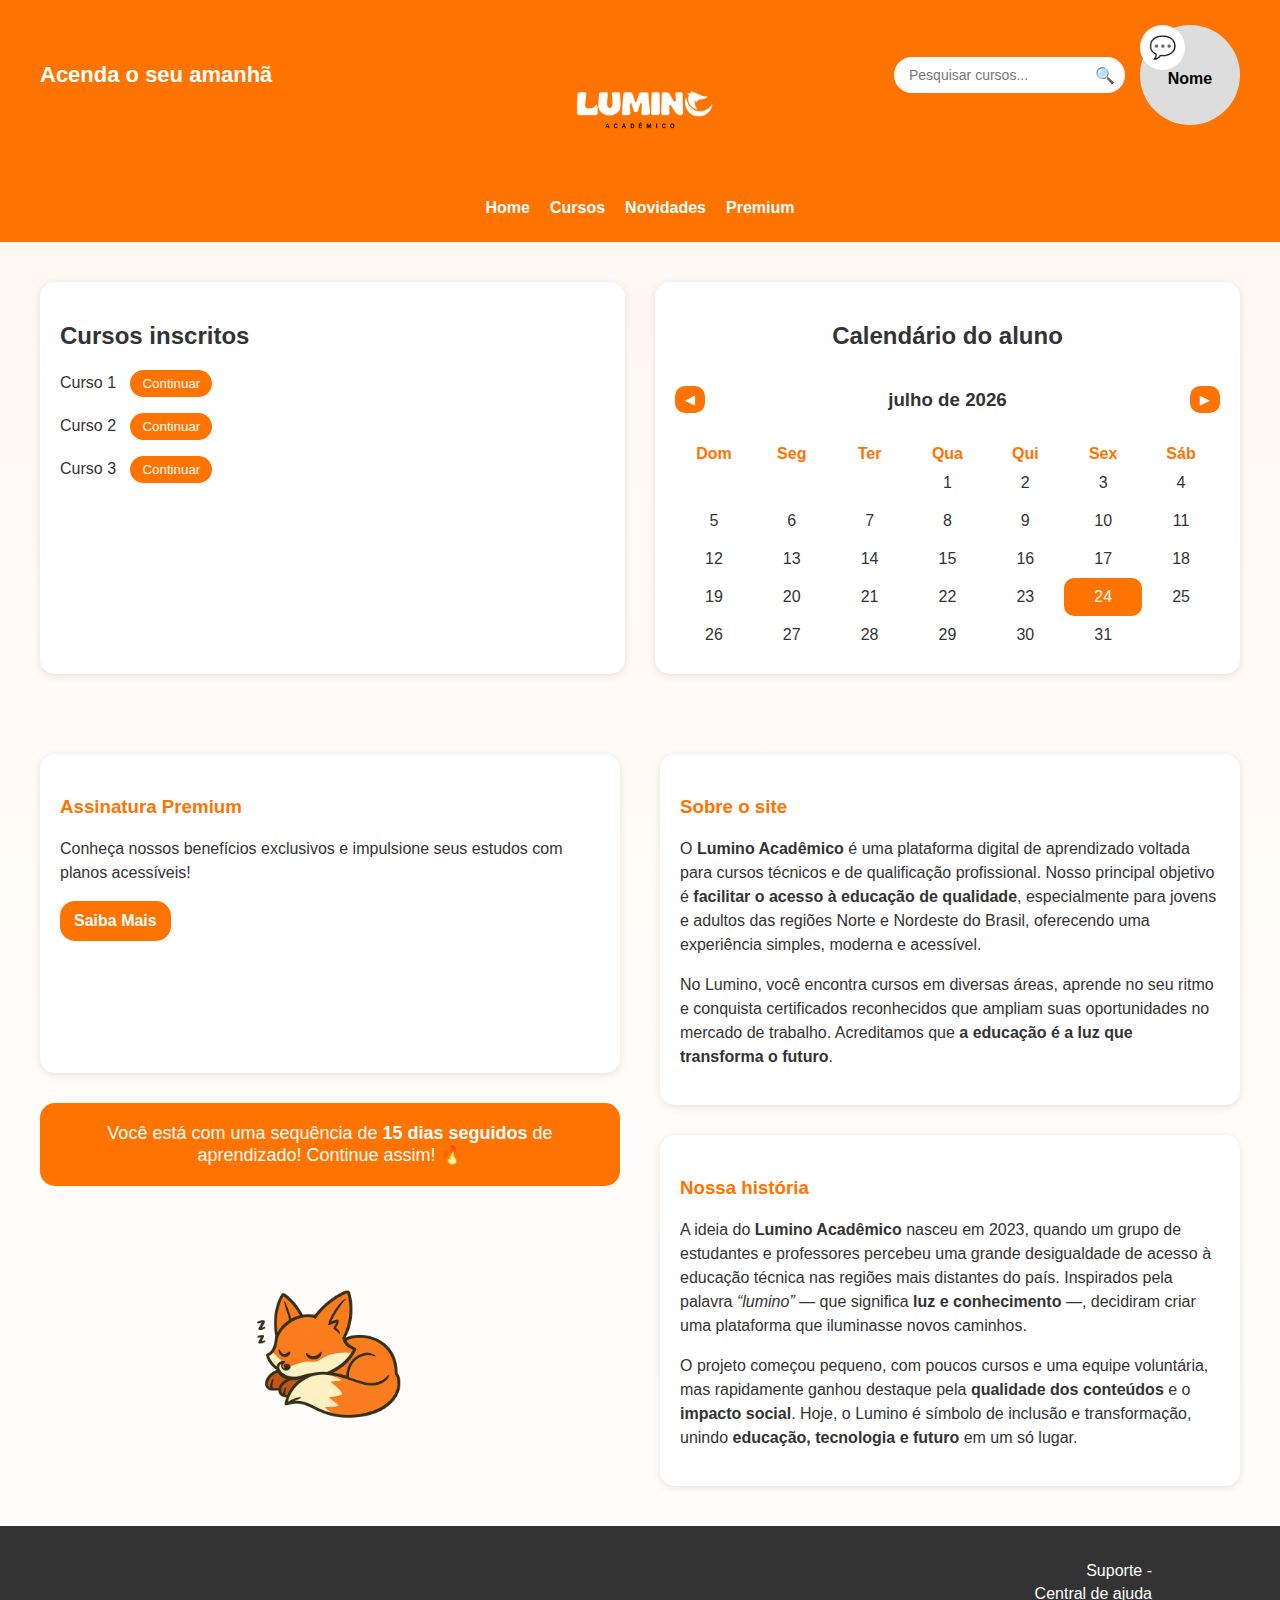
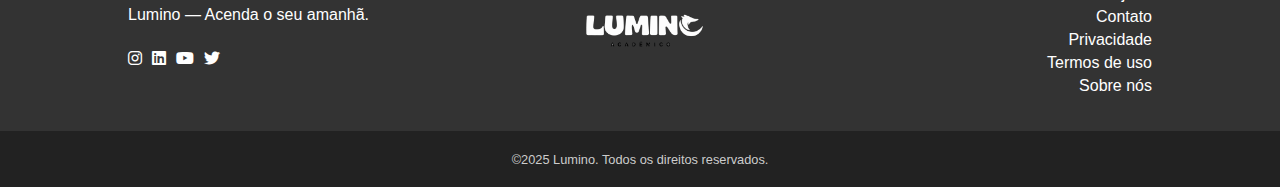
<file: home.html>
<!DOCTYPE html>
<html lang="pt-BR">
<head>
  <meta charset="UTF-8">
  <meta name="viewport" content="width=device-width, initial-scale=1.0">
  <title>Lumino Acadêmico — Home</title>
  <link rel="stylesheet" href="https://cdnjs.cloudflare.com/ajax/libs/font-awesome/6.0.0/css/all.min.css">
  <link rel="stylesheet" href="./src/css/home.css">
  <script src="./src/js/home.js" defer></script>
</head>
<body>

    <header>
        <div class="topo-header">
          <section class="header-esquerda">
            <h1 class="slogan">Acenda o seu amanhã</h1>
          </section>
      
          <section class="header-direita">
            <div class="pesquisar">
              <input type="text" placeholder="Pesquisar cursos...">
              🔍
            </div>
            <div class="avatar">
              <div class="mensagem">💬</div>
              <a href="./perfil.html"><strong>Nome</strong></a>
            </div>
          </section>
        </div>

        <section class="header-centro">
          <div class="logo-centro">
            <img src="./src/assets/Logo.png" alt="Logo Lumino">
          </div>
      
          <nav class="menu">
            <a href="./home.html">Home</a>
            <a href="./src/cursos/selecao.html">Cursos</a>
            <a href="./novidades.html">Novidades</a>
            <a href="./src/premium/premium.html">Premium</a>
          </nav>
        </section>
      </header>

  <section class="conteudo">
    <div class="cursos">
      <h2>Cursos inscritos</h2>
        <p>Curso 1 <button><a href="./src/cursos/curso.html">Continuar</a></button></p>
        <p>Curso 2 <button><a href="./src/cursos/curso.html">Continuar</a></button></p>
        <p>Curso 3 <button><a href="./src/cursos/curso.html">Continuar</a></button></p>
    </div>

    <div class="calendar">
        <h2>Calendário do aluno</h2>
      <div class="calendar-header">
        <button id="prevMonth">◀</button>
        <h3 id="monthYear"></h3>
        <button id="nextMonth">▶</button>
      </div>
      <table id="calendarTable">
        <thead>
          <tr>
            <th>Dom</th>
            <th>Seg</th>
            <th>Ter</th>
            <th>Qua</th>
            <th>Qui</th>
            <th>Sex</th>
            <th>Sáb</th>
          </tr>
        </thead>
        <tbody></tbody>
      </table>
    </div>
  </section>

  <section class="info-dupla">

    <div class="coluna-esquerda">
      <div class="info-box">
        <h3>Assinatura Premium</h3>
        <p>Conheça nossos benefícios exclusivos e impulsione seus estudos com planos acessíveis!</p>
        <a href="./src/premium/premium.html" class="btn-premium">Saiba Mais</a>
      </div>
  
      <div class="motivacional">
        Você está com uma sequência de <strong>15 dias seguidos</strong> de aprendizado! Continue assim! 🔥
      </div>
  
      <div class="raposa-area">
        <img src="./src/assets/soninho.png" alt="Raposa Lumino">
      </div>
    </div>
  
    <div class="coluna-direita">
      <div class="info-box">
        <h3>Sobre o site</h3>
         <p>
          O <strong>Lumino Acadêmico</strong> é uma plataforma digital de aprendizado voltada para cursos técnicos e de qualificação profissional.
          Nosso principal objetivo é <strong>facilitar o acesso à educação de qualidade</strong>, especialmente para jovens e adultos das regiões
          Norte e Nordeste do Brasil, oferecendo uma experiência simples, moderna e acessível.
        </p>
        <p>
         No Lumino, você encontra cursos em diversas áreas, aprende no seu ritmo e conquista certificados reconhecidos que ampliam
         suas oportunidades no mercado de trabalho. Acreditamos que <strong>a educação é a luz que transforma o futuro</strong>.
        </p>
      </div>
  
      <div class="info-box">
        <h3>Nossa história</h3>
          <p>
            A ideia do <strong>Lumino Acadêmico</strong> nasceu em 2023, quando um grupo de estudantes e professores percebeu uma grande
            desigualdade de acesso à educação técnica nas regiões mais distantes do país. Inspirados pela palavra
            <em>“lumino”</em> — que significa <strong>luz e conhecimento</strong> —, decidiram criar uma plataforma que iluminasse
            novos caminhos.
          </p>
    
          <p>
            O projeto começou pequeno, com poucos cursos e uma equipe voluntária, mas rapidamente ganhou destaque pela
            <strong>qualidade dos conteúdos</strong> e o <strong>impacto social</strong>. Hoje, o Lumino é símbolo de inclusão e
            transformação, unindo <strong>educação, tecnologia e futuro</strong> em um só lugar.
          </p>
      </div>
    </div>
  </section>

  <footer>
    <div class="footer-left">
      <p>Lumino — Acenda o seu amanhã.</p>
      <div class="footer-socials">
        <i class="fab fa-instagram icon-instagram"></i>
        <i class="fab fa-linkedin icon-linkedin"></i>
        <i class="fab fa-youtube icon-youtube"></i>
        <i class="fab fa-twitter icon-twitter"></i>
      </div>
    </div>

    <div class="footer-center">
      <img src="./src/assets/Logo.png" alt="logo">
    </div>

    <div class="footer-right">
      <ul>
        <li>Suporte - </li>
        <li>Central de ajuda</li>
        <li>Contato</li>
        <li>Privacidade</li>
        <li>Termos de uso</li>
        <li>Sobre nós</li>
      </ul>
    </div>
  </footer>

  <div class="copyright">
    <p>©2025 Lumino. Todos os direitos reservados.</p>
  </div>

</body>
</html>
</file>
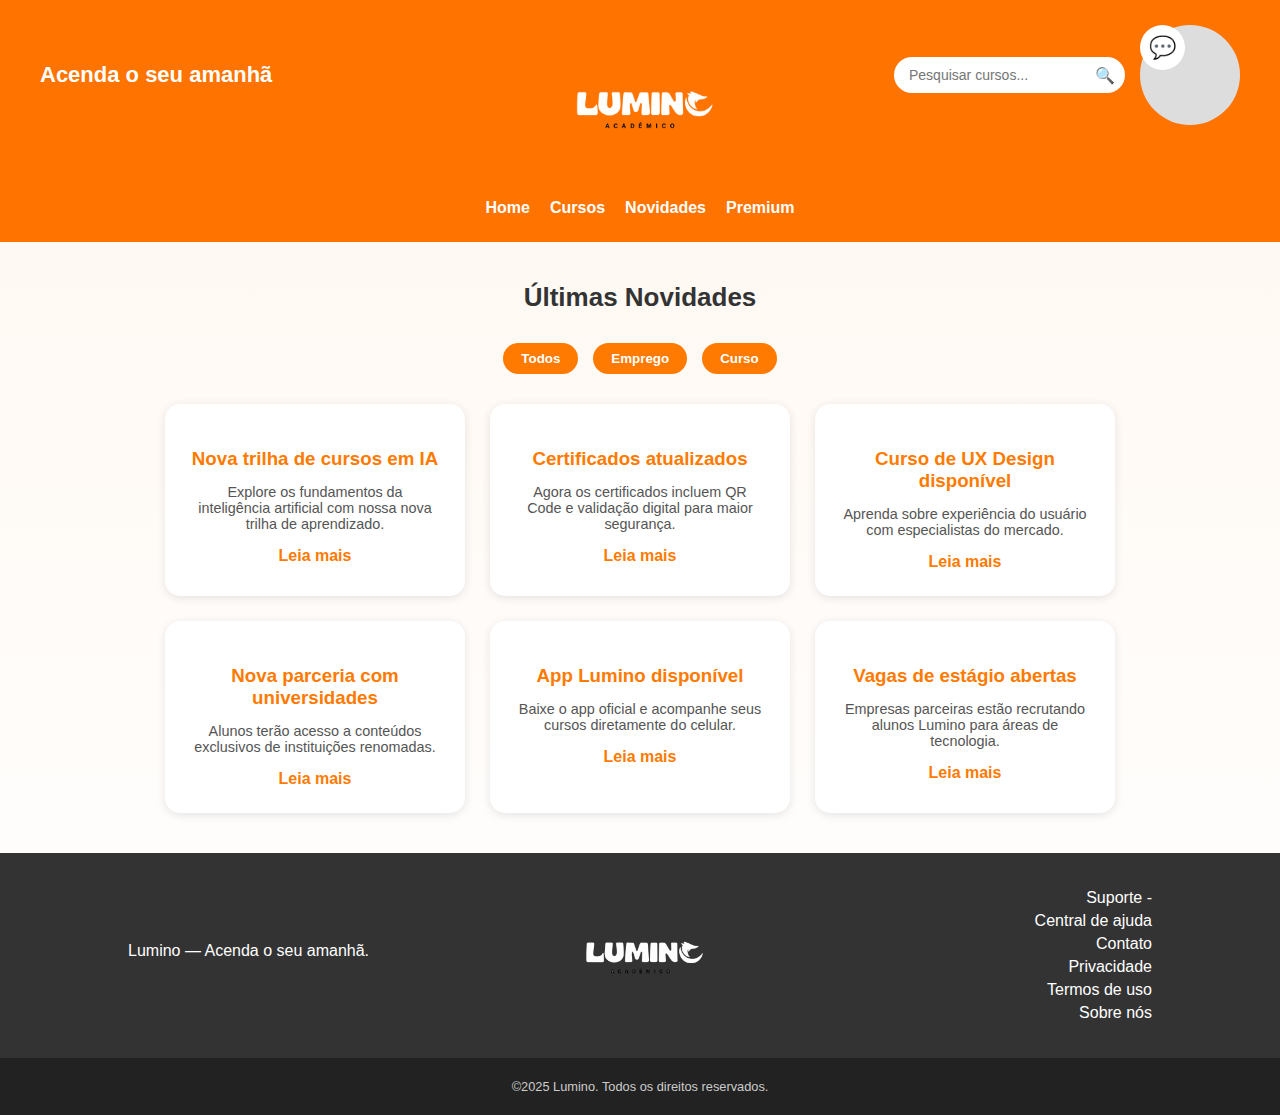
<file: novidades.html>
<!DOCTYPE html>
<html lang="pt-br">
<head>
  <meta charset="UTF-8">
  <meta name="viewport" content="width=device-width, initial-scale=1.0">
  <title>Lumino Acadêmico - Novidades</title>
  <link rel="stylesheet" href="./src/css/novidades.css">
</head>
<body class="fade-in">

    <header>
        <div class="topo-header">
          <section class="header-esquerda">
            <h1 class="slogan">Acenda o seu amanhã</h1>
          </section>
      
          <section class="header-direita">
            <div class="pesquisar">
              <input type="text" placeholder="Pesquisar cursos...">
              🔍
            </div>
            <div class="avatar">
              <div class="mensagem">
                💬
              </div>
            </div>
          </section>
        </div>

        <section class="header-centro">
          <div class="logo-centro">
            <img src="./src/assets/Logo.png" alt="Logo Lumino">
          </div>
      
          <nav class="menu">
            <a href="./home.html">Home</a>
            <a href="./src/cursos/selecao.html">Cursos</a>
            <a href="./novidades.html">Novidades</a>
            <a href="./src/premium/premium.html">Premium</a>
          </nav>
        </section>
      </header>

  <main class="conteudo">
    <h2>Últimas Novidades</h2>

    <div class="filtro-novidades">
      <button onclick="filtrarNoticias('todos')" class="btn-filtro">Todos</button>
      <button onclick="filtrarNoticias('emprego')" class="btn-filtro">Emprego</button>
      <button onclick="filtrarNoticias('curso')" class="btn-filtro">Curso</button>
    </div>

    <div class="noticias">
      <div class="card-noticia curso">
        <h3>Nova trilha de cursos em IA</h3>
        <p>Explore os fundamentos da inteligência artificial com nossa nova trilha de aprendizado.</p>
        <a href="#">Leia mais</a>
      </div>

      <div class="card-noticia curso">
        <h3>Certificados atualizados</h3>
        <p>Agora os certificados incluem QR Code e validação digital para maior segurança.</p>
        <a href="#">Leia mais</a>
      </div>

      <div class="card-noticia curso">
        <h3>Curso de UX Design disponível</h3>
        <p>Aprenda sobre experiência do usuário com especialistas do mercado.</p>
        <a href="#">Leia mais</a>
      </div>

      <div class="card-noticia emprego">
        <h3>Nova parceria com universidades</h3>
        <p>Alunos terão acesso a conteúdos exclusivos de instituições renomadas.</p>
        <a href="#">Leia mais</a>
      </div>

      <div class="card-noticia emprego">
        <h3>App Lumino disponível</h3>
        <p>Baixe o app oficial e acompanhe seus cursos diretamente do celular.</p>
        <a href="#">Leia mais</a>
      </div>

      <div class="card-noticia emprego">
        <h3>Vagas de estágio abertas</h3>
        <p>Empresas parceiras estão recrutando alunos Lumino para áreas de tecnologia.</p>
        <a href="#">Leia mais</a>
      </div>

    </div>
  </main>

  <footer>
    <div class="footer-left">
      <p>Lumino — Acenda o seu amanhã.</p>
      <div class="footer-socials">
        <i class="fab fa-instagram icon-instagram"></i>
        <i class="fab fa-linkedin icon-linkedin"></i>
        <i class="fab fa-youtube icon-youtube"></i>
        <i class="fab fa-twitter icon-twitter"></i>
      </div>
    </div>

    <div class="footer-center">
      <img src="./src/assets/Logo.png" alt="logo">
    </div>

    <div class="footer-right">
      <ul>
        <li>Suporte - </li>
        <li>Central de ajuda</li>
        <li>Contato</li>
        <li>Privacidade</li>
        <li>Termos de uso</li>
        <li>Sobre nós</li>
      </ul>
    </div>
  </footer>

  <div class="copyright">
    <p>©2025 Lumino. Todos os direitos reservados.</p>
  </div>

  <script>
    function filtrarNoticias(categoria) {
      const cards = document.querySelectorAll('.card-noticia');

      cards.forEach(card => {
        if (categoria === 'todos') {
          card.style.display = 'block';
        } else {
          card.style.display = card.classList.contains(categoria) ? 'block' : 'none';
        }
      });
    }
  </script>
</body>
</html>
</file>
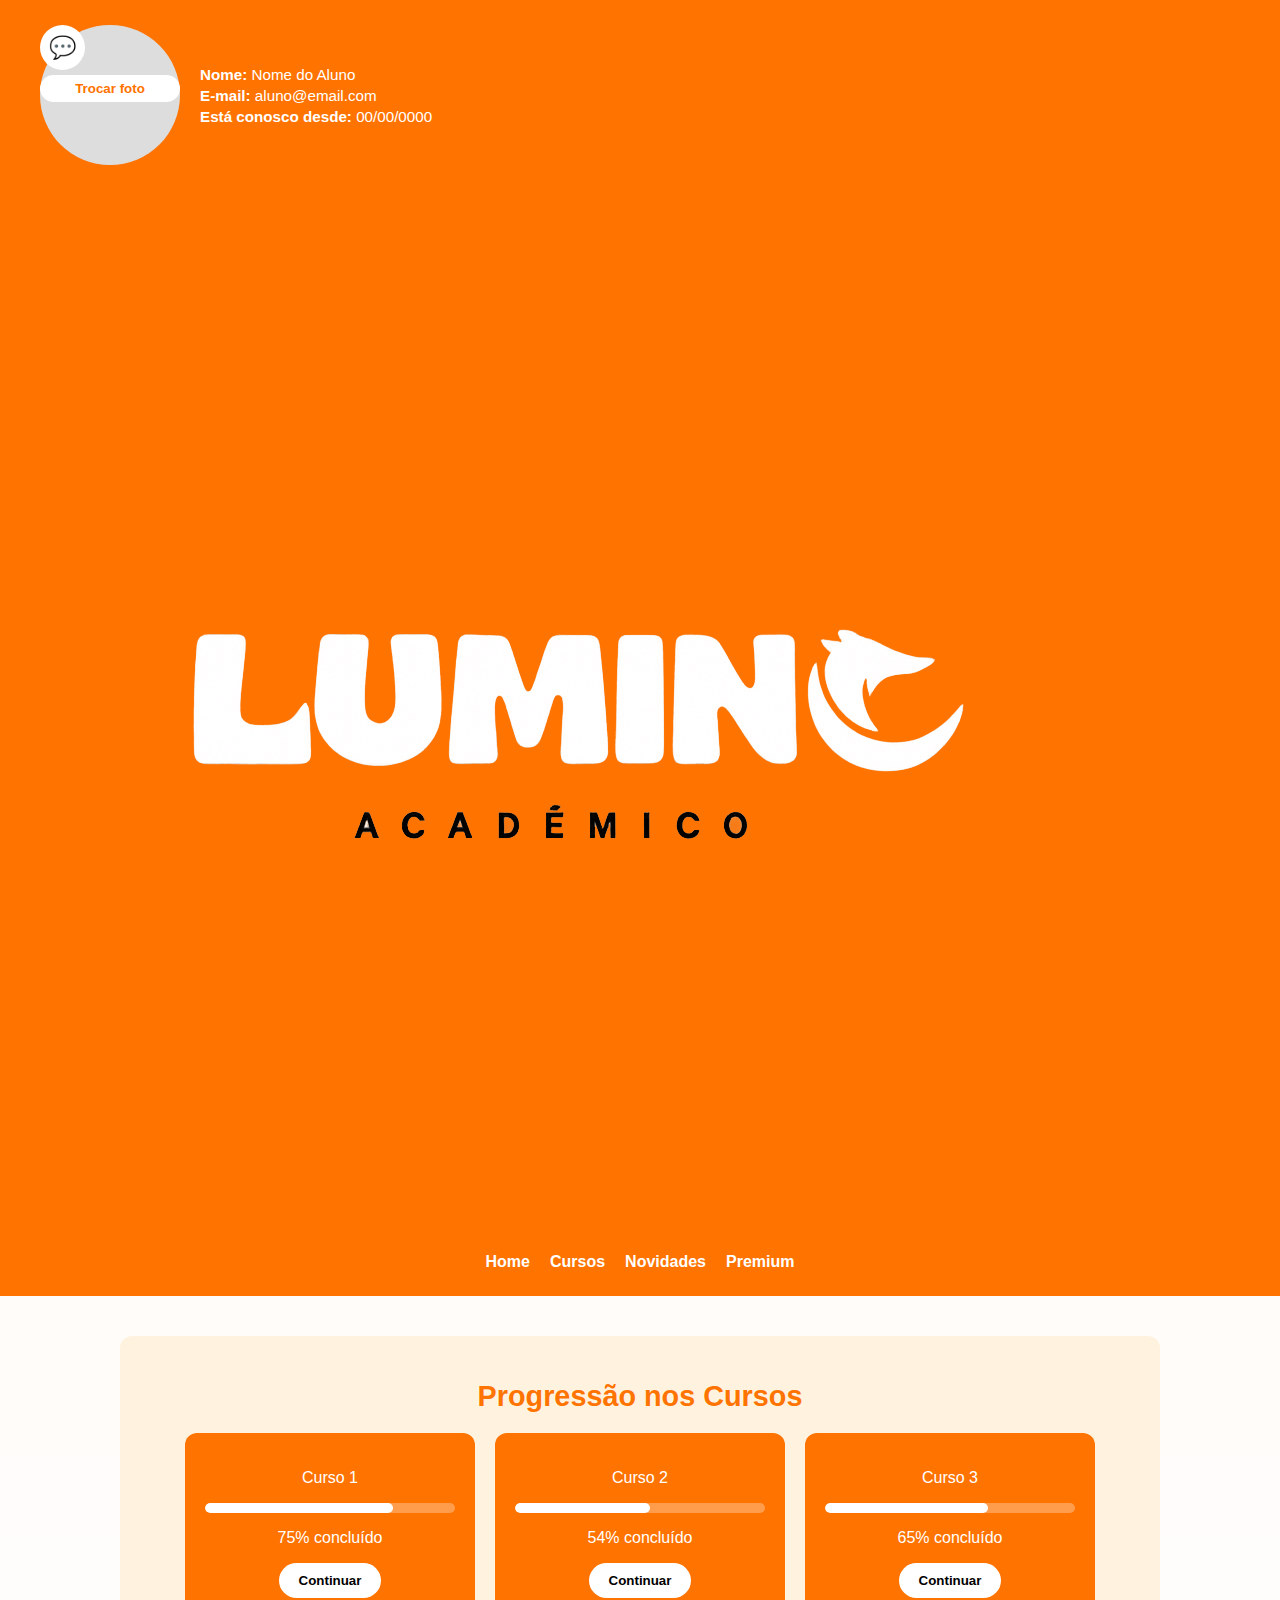
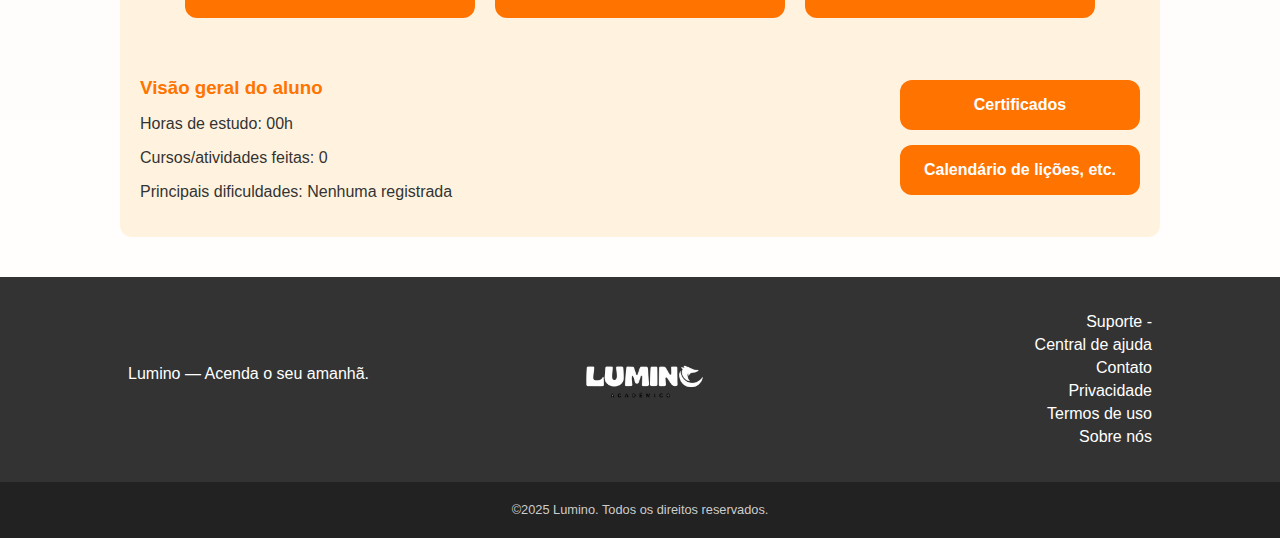
<file: perfil.html>
<!DOCTYPE html>
<html lang="pt-br">
<head>
  <meta charset="UTF-8" />
  <meta name="viewport" content="width=device-width, initial-scale=1.0" />
  <title>Lumino Acadêmico - Meu Painel</title>
  <link rel="stylesheet" href="./src/css/perfil.css" />
</head>
<body class="fade-in">

  <header class="header-completo">
    
    <div class="linha-topo">
      <div class="aluno">
        <div class="avatar">
        <div class="mensagem">
          💬
        </div>
          <button class="trocar-foto">Trocar foto</button>
        </div>
  
        <div class="dados-usuario">
          <p><strong>Nome:</strong> Nome do Aluno</p>
          <p><strong>E-mail:</strong> aluno@email.com</p>
          <p><strong>Está conosco desde:</strong> 00/00/0000</p>
        </div>
  
      </div>
  
      <div class="logo-area">
        <img src="./src/assets/Logo.png" alt="Logo Lumino">
      </div>
    </div>
  
    <nav class="menu">
      <a href="./home.html">Home</a>
      <a href="./src/cursos/selecao.html">Cursos</a>
      <a href="./novidades.html">Novidades</a>
      <a href="./src/premium/premium.html">Premium</a>
    </nav>
  </header>

  <section class="painel-progresso">
    <h2>Progressão nos Cursos</h2>
  
    <div class="cursos-progresso">
      <div class="curso">
        <p>Curso 1</p>
        <div class="barra"><div style="width: 75%"></div></div>
        <p>75% concluído</p>
        <button class="btn-continuar">Continuar</button>
      </div>
  
      <div class="curso">
        <p>Curso 2</p>
        <div class="barra"><div style="width: 54%"></div></div>
        <p>54% concluído</p>
        <button class="btn-continuar">Continuar</button>
      </div>
  
      <div class="curso">
        <p>Curso 3</p>
        <div class="barra"><div style="width: 65%"></div></div>
        <p>65% concluído</p>
        <button class="btn-continuar">Continuar</button>
      </div>
    </div>
  
    <div class="visao-geral">
      <div class="dados-aluno">
        <h3>Visão geral do aluno</h3>
        <p>Horas de estudo: 00h</p>
        <p>Cursos/atividades feitas: 0</p>
        <p>Principais dificuldades: Nenhuma registrada</p>
      </div>
  
      <div class="botoes-gerais">
        <button class="btn-grande">Certificados</button>
        <button class="btn-grande">Calendário de lições, etc.</button>
      </div>
    </div>
  </section>

  <footer>
    <div class="footer-left">
      <p>Lumino — Acenda o seu amanhã.</p>
      <div class="footer-socials">
        <i class="fab fa-instagram icon-instagram"></i>
        <i class="fab fa-linkedin icon-linkedin"></i>
        <i class="fab fa-youtube icon-youtube"></i>
        <i class="fab fa-twitter icon-twitter"></i>
      </div>
    </div>

    <div class="footer-center">
      <img src="./src/assets/Logo.png" alt="logo">
    </div>

    <div class="footer-right">
      <ul>
        <li>Suporte - </li>
        <li>Central de ajuda</li>
        <li>Contato</li>
        <li>Privacidade</li>
        <li>Termos de uso</li>
        <li>Sobre nós</li>
      </ul>
    </div>
  </footer>

  <div class="copyright">
    <p>©2025 Lumino. Todos os direitos reservados.</p>
  </div>

</body>
</html>
</file>
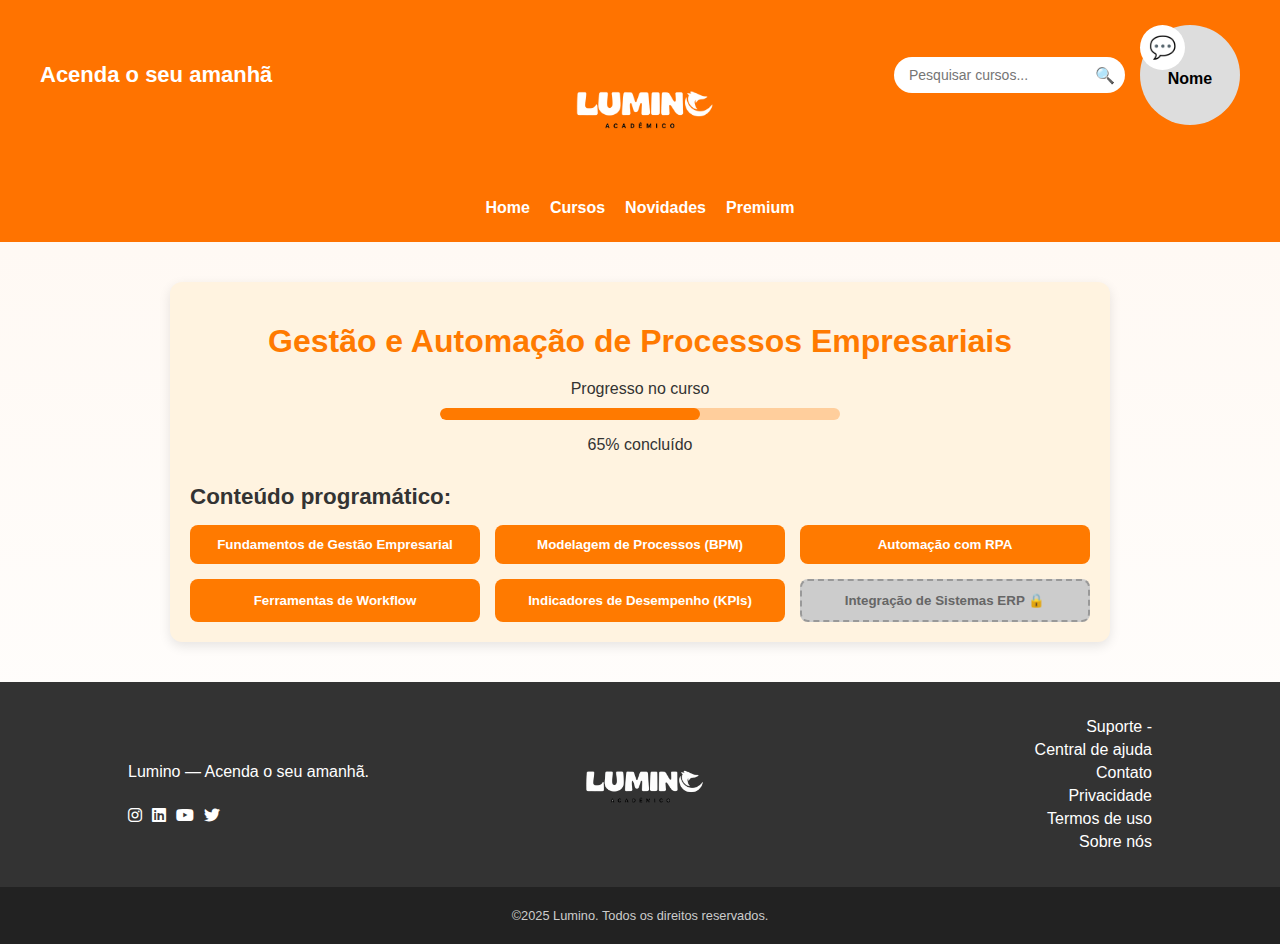
<file: src/cursos/curso.html>
<!DOCTYPE html>
<html lang="pt-BR">
<head>
  <meta charset="UTF-8">
  <meta name="viewport" content="width=device-width, initial-scale=1.0">
  <title>Lumino Acadêmico — Home</title>
  <link rel="stylesheet" href="https://cdnjs.cloudflare.com/ajax/libs/font-awesome/6.0.0/css/all.min.css">
  <link rel="stylesheet" href="../css/cursos.css">
</head>
<body>

    <header>
        <div class="topo-header">
          <section class="header-esquerda">
            <h1 class="slogan">Acenda o seu amanhã</h1>
          </section>
      
          <section class="header-direita">
            <div class="pesquisar">
              <input type="text" placeholder="Pesquisar cursos...">
              🔍
            </div>
            <div class="avatar">
              <div class="mensagem">💬</div>
              <a href="./perfil.html"><strong>Nome</strong></a>
            </div>
          </section>
        </div>

        <section class="header-centro">
          <div class="logo-centro">
            <img src="../assets/Logo.png" alt="Logo Lumino">
          </div>
      
          <nav class="menu">
            <a href="../../home.html">Home</a>
            <a href="./selecao.html">Cursos</a>
            <a href="../../novidades.html">Novidades</a>
            <a href="../premium/premium.html">Premium</a>
          </nav>
        </section>
      </header>
    
      <section class="painel-curso">
        <h1 class="nome-curso">Gestão e Automação de Processos Empresariais</h1>
      
        <div class="progresso-curso">
          <label>Progresso no curso</label>
          <div class="barra-progresso">
            <div class="barra-preenchida" style="width: 65%"></div>
          </div>
          <p>65% concluído</p>
        </div>
      
        <h2 class="titulo-conteudo">Conteúdo programático:</h2>
      
        <div class="materias">
            <button class="materia"><a href="./materia.html">Fundamentos de Gestão Empresarial</a></button>
            <button class="materia"><a href="./materia.html">Modelagem de Processos (BPM)</a></button>
            <button class="materia"><a href="./materia.html">Automação com RPA</a></button>
            <button class="materia"><a href="./materia.html">Ferramentas de Workflow</a></button>
            <button class="materia"><a href="./materia.html">Indicadores de Desempenho (KPIs)</a></button>
            <button class="materia bloqueado" disabled title="Disponível apenas para usuários premium">
              Integração de Sistemas ERP 🔒
            </button>
        </div>
      </section>

      <footer>
        <div class="footer-left">
          <p>Lumino — Acenda o seu amanhã.</p>
          <div class="footer-socials">
            <i class="fab fa-instagram icon-instagram"></i>
            <i class="fab fa-linkedin icon-linkedin"></i>
            <i class="fab fa-youtube icon-youtube"></i>
            <i class="fab fa-twitter icon-twitter"></i>
          </div>
        </div>
    
        <div class="footer-center">
          <img src="../assets/Logo.png" alt="logo">
        </div>
    
        <div class="footer-right">
          <ul>
            <li>Suporte - </li>
            <li>Central de ajuda</li>
            <li>Contato</li>
            <li>Privacidade</li>
            <li>Termos de uso</li>
            <li>Sobre nós</li>
          </ul>
        </div>
      </footer>
    
      <div class="copyright">
        <p>©2025 Lumino. Todos os direitos reservados.</p>
      </div>
    
    </body>
    </html>
</file>
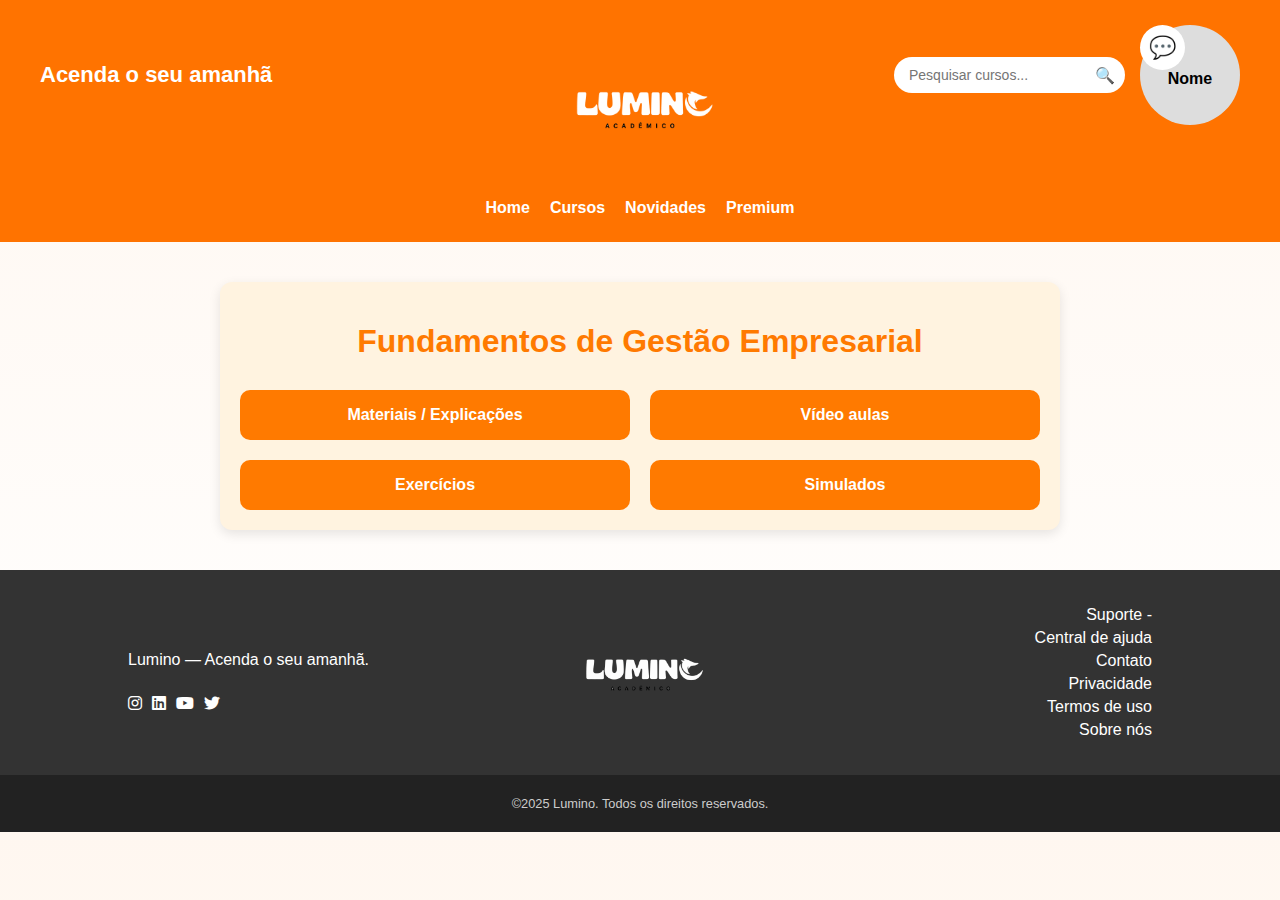
<file: src/cursos/materia.html>
<!DOCTYPE html>
<html lang="pt-BR">
<head>
  <meta charset="UTF-8">
  <meta name="viewport" content="width=device-width, initial-scale=1.0">
  <title>Lumino Acadêmico — Home</title>
  <link rel="stylesheet" href="https://cdnjs.cloudflare.com/ajax/libs/font-awesome/6.0.0/css/all.min.css">
  <link rel="stylesheet" href="../css/cursos.css">
</head>
<body>

    <header>
        <div class="topo-header">
          <section class="header-esquerda">
            <h1 class="slogan">Acenda o seu amanhã</h1>
          </section>
      
          <section class="header-direita">
            <div class="pesquisar">
              <input type="text" placeholder="Pesquisar cursos...">
              🔍
            </div>
            <div class="avatar">
              <div class="mensagem">💬</div>
              <a href="./perfil.html"><strong>Nome</strong></a>
            </div>
          </section>
        </div>

        <section class="header-centro">
          <div class="logo-centro">
            <img src="../assets/Logo.png" alt="Logo Lumino">
          </div>
      
          <nav class="menu">
            <a href="../../home.html">Home</a>
            <a href="./selecao.html">Cursos</a>
            <a href="../../novidades.html">Novidades</a>
            <a href="../premium/premium.html">Premium</a>
          </nav>
        </section>
      </header>

      <section class="tela-materia">
        <h1 class="titulo-materia">Fundamentos de Gestão Empresarial</h1>
      
        <div class="opcoes-conteudo">
          <button class="btn-conteudo">Materiais / Explicações</button>
          <button class="btn-conteudo">Vídeo aulas</button>
          <button class="btn-conteudo">Exercícios</button>
          <button class="btn-conteudo">Simulados</button>
        </div>
      </section>

      <footer>
        <div class="footer-left">
          <p>Lumino — Acenda o seu amanhã.</p>
          <div class="footer-socials">
            <i class="fab fa-instagram icon-instagram"></i>
            <i class="fab fa-linkedin icon-linkedin"></i>
            <i class="fab fa-youtube icon-youtube"></i>
            <i class="fab fa-twitter icon-twitter"></i>
          </div>
        </div>
    
        <div class="footer-center">
          <img src="../assets/Logo.png" alt="logo">
        </div>
    
        <div class="footer-right">
          <ul>
            <li>Suporte - </li>
            <li>Central de ajuda</li>
            <li>Contato</li>
            <li>Privacidade</li>
            <li>Termos de uso</li>
            <li>Sobre nós</li>
          </ul>
        </div>
      </footer>
    
      <div class="copyright">
        <p>©2025 Lumino. Todos os direitos reservados.</p>
      </div>
    
    </body>
    </html>
</file>
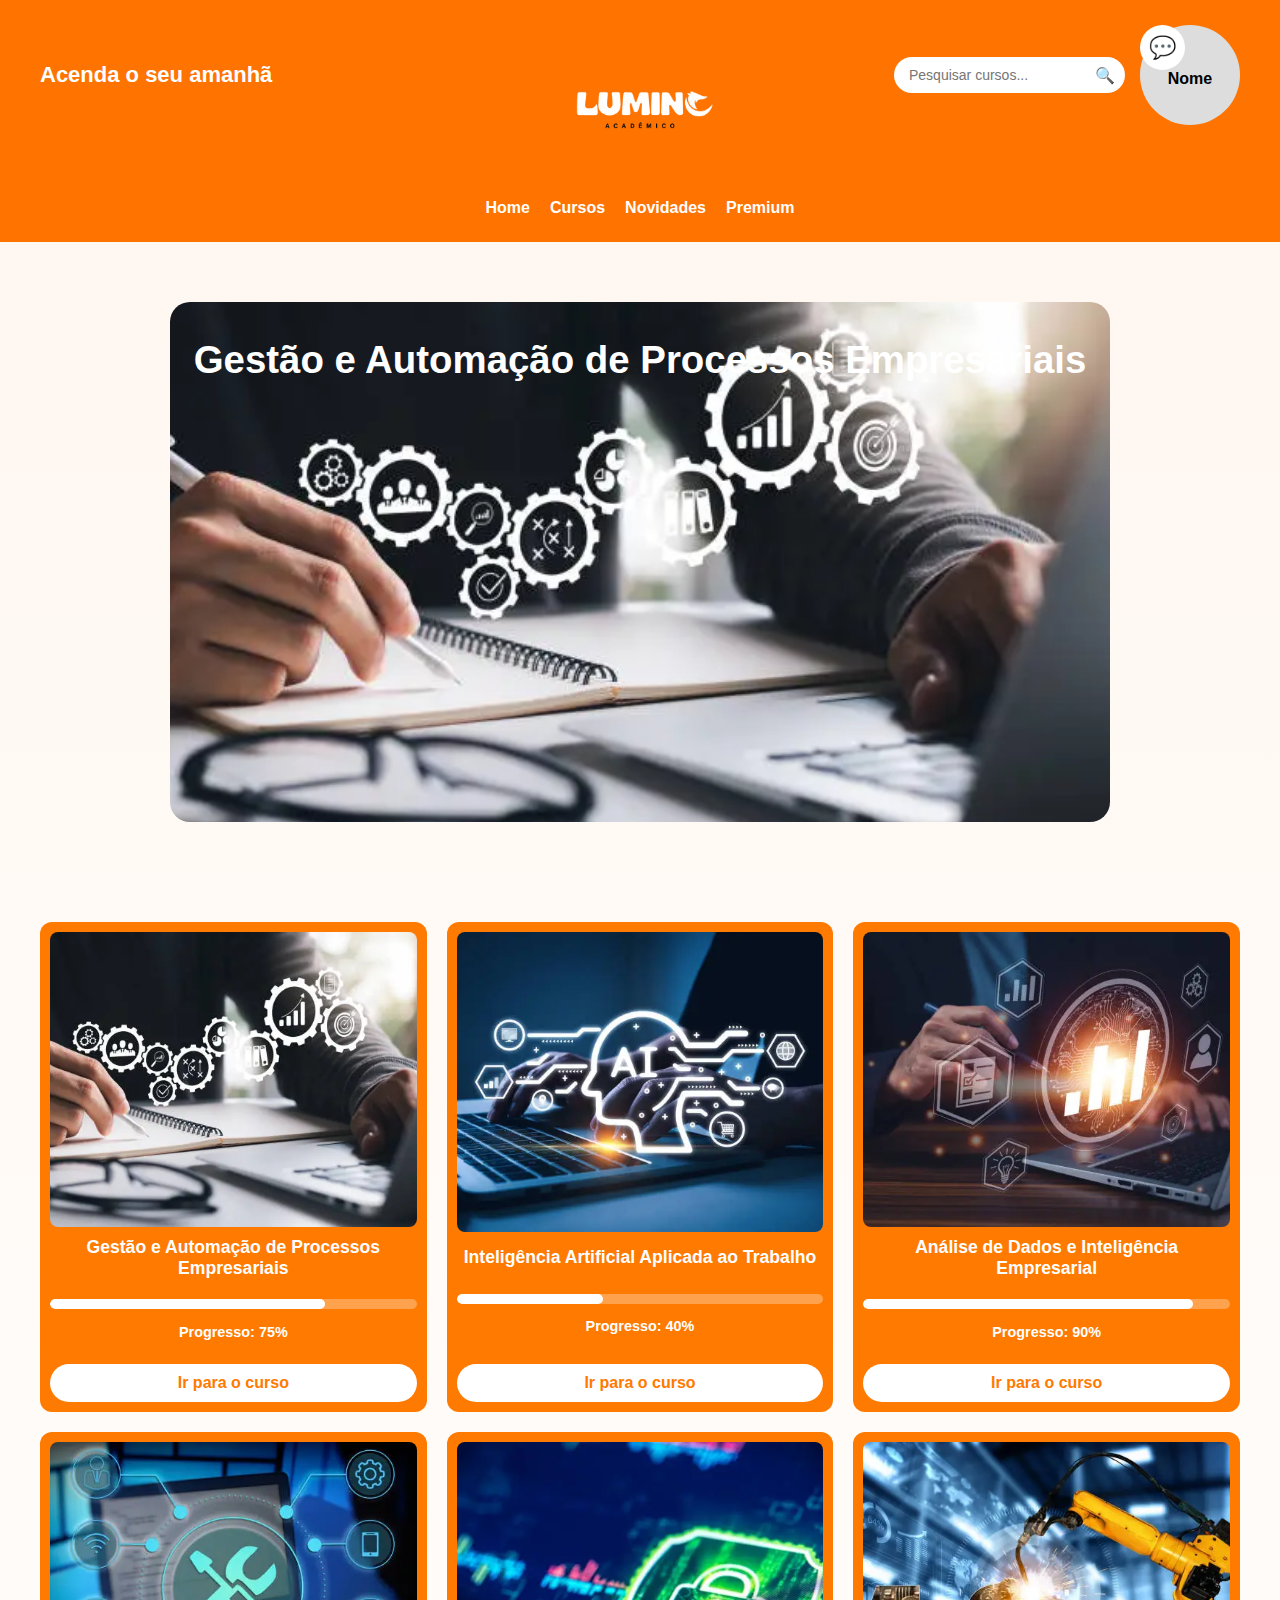
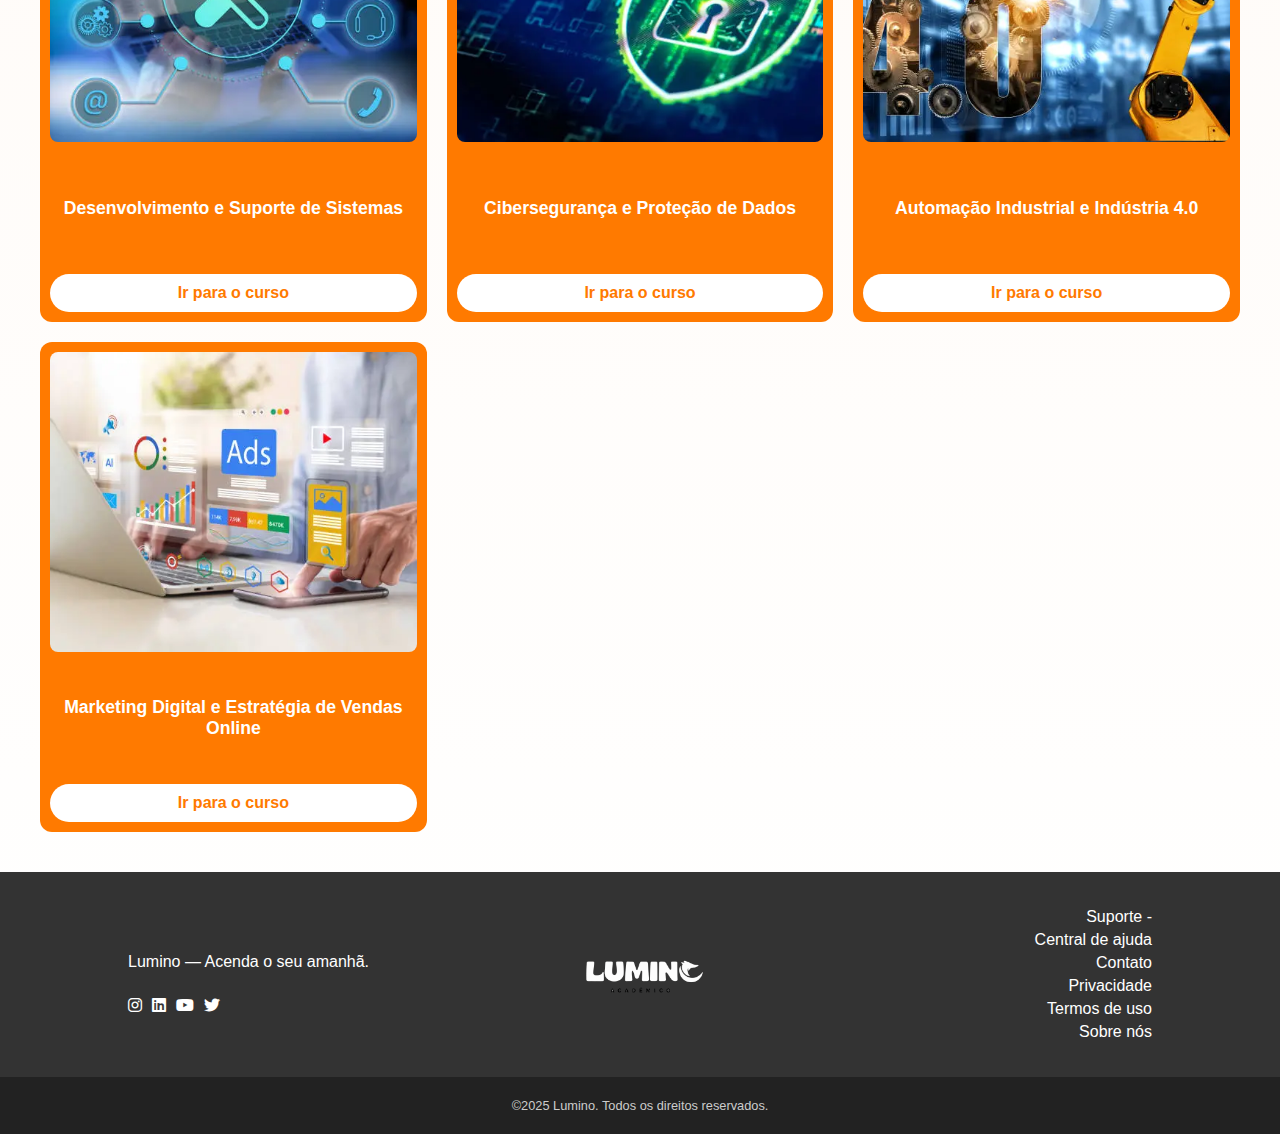
<file: src/cursos/selecao.html>
<!DOCTYPE html>
<html lang="pt-BR">
<head>
  <meta charset="UTF-8">
  <meta name="viewport" content="width=device-width, initial-scale=1.0">
  <title>Lumino Acadêmico — Home</title>
  <link rel="stylesheet" href="https://cdnjs.cloudflare.com/ajax/libs/font-awesome/6.0.0/css/all.min.css">
  <link rel="stylesheet" href="../css/cursos.css">
</head>
<body>

    <header>
        <div class="topo-header">
          <section class="header-esquerda">
            <h1 class="slogan">Acenda o seu amanhã</h1>
          </section>
      
          <section class="header-direita">
            <div class="pesquisar">
              <input type="text" placeholder="Pesquisar cursos...">
              🔍
            </div>
            <div class="avatar">
              <div class="mensagem">💬</div>
              <a href="./perfil.html"><strong>Nome</strong></a>
            </div>
          </section>
        </div>

        <section class="header-centro">
          <div class="logo-centro">
            <img src="../assets/Logo.png" alt="Logo Lumino">
          </div>
      
          <nav class="menu">
            <a href="../../home.html">Home</a>
            <a href="./selecao.html">Cursos</a>
            <a href="../../novidades.html">Novidades</a>
            <a href="../premium/premium.html">Premium</a>
          </nav>
        </section>
      </header>

      <section class="carrossel">
        <h1 class="carrossel-titulo">“Carrossel com as fotos e nomes dos nossos cursos”</h1>
      </section>

      <section class="grade-cursos">
        <div class="curso">
          <img src="../assets/curso1.webp" alt="Banner/foto">
          <div class="titulo">Gestão e Automação de Processos Empresariais</div>
          <div class="progresso">
            <div class="barra"><div style="width: 75%"></div></div>
            <p>Progresso: 75%</p>
          </div>
          <a href="./cadastro.html" class="btn-curso">Ir para o curso</a>
        </div>
      
        <div class="curso">
          <img src="../assets/curso2.webp" alt="Banner/foto">
          <div class="titulo">Inteligência Artificial Aplicada ao Trabalho</div>
          <div class="progresso">
            <div class="barra"><div style="width: 40%"></div></div>
            <p>Progresso: 40%</p>
          </div>
          <a href="./cadastro.html" class="btn-curso">Ir para o curso</a>
        </div>
      
        <div class="curso">
          <img src="../assets/curso3.webp" alt="Banner/foto">
          <div class="titulo">Análise de Dados e Inteligência Empresarial</div>
          <div class="progresso">
            <div class="barra"><div style="width: 90%"></div></div>
            <p>Progresso: 90%</p>
          </div>
          <a href="./cadastro.html" class="btn-curso">Ir para o curso</a>
        </div>
      
        <div class="curso">
          <img src="../assets/curso4.webp" alt="Banner/foto">
          <div class="titulo">Desenvolvimento e Suporte de Sistemas</div>
          <a href="./cadastro.html" class="btn-curso">Ir para o curso</a>
        </div>
      
        <div class="curso">
          <img src="../assets/curso5.webp" alt="Banner/foto">
          <div class="titulo">Cibersegurança e Proteção de Dados</div>
          <a href="./cadastro.html" class="btn-curso">Ir para o curso</a>
        </div>
      
        <div class="curso">
          <img src="../assets/curso6.webp" alt="Banner/foto">
          <div class="titulo">Automação Industrial e Indústria 4.0</div>
          <a href="./cadastro.html" class="btn-curso">Ir para o curso</a>
        </div>
      
        <div class="curso">
          <img src="../assets/curso7.webp" alt="Banner/foto">
          <div class="titulo">Marketing Digital e Estratégia de Vendas Online</div>
          <a href="./cadastro.html" class="btn-curso">Ir para o curso</a>
        </div>
      </section>

    <footer>
        <div class="footer-left">
          <p>Lumino — Acenda o seu amanhã.</p>
          <div class="footer-socials">
            <i class="fab fa-instagram icon-instagram"></i>
            <i class="fab fa-linkedin icon-linkedin"></i>
            <i class="fab fa-youtube icon-youtube"></i>
            <i class="fab fa-twitter icon-twitter"></i>
          </div>
        </div>
    
        <div class="footer-center">
          <img src="../assets/Logo.png" alt="logo">
        </div>
    
        <div class="footer-right">
          <ul>
            <li>Suporte - </li>
            <li>Central de ajuda</li>
            <li>Contato</li>
            <li>Privacidade</li>
            <li>Termos de uso</li>
            <li>Sobre nós</li>
          </ul>
        </div>
      </footer>
    
      <div class="copyright">
        <p>©2025 Lumino. Todos os direitos reservados.</p>
      </div>
    
      <script src="../js/carrossel.js"></script>
    </body>
    </html>
</file>
<file: src/css/home.css>
body {
  margin: 0;
  font-family: "Poppins", sans-serif;
  background: linear-gradient(180deg, #fff7f0 0%, #ffffff 100%);
  color: #333;
}
  
  header {
    background-color: #ff7300;
    color: white;
    padding: 25px 40px;
  }
  
  .topo-header {
    display: flex;
    justify-content: space-between;
    align-items: center;
    flex-wrap: wrap;
    gap: 20px;
  }
  
  .header-esquerda .slogan {
    font-size: 22px;
    font-weight: 600;
    margin: 0;
  }
  
  .header-direita {
    display: flex;
    align-items: center;
    gap: 15px;
  }
  
  .pesquisar {
    background: white;
    border-radius: 20px;
    padding: 5px 10px;
    display: flex;
    align-items: center;
  }
  
  .pesquisar input {
    border: none;
    outline: none;
    padding: 5px;
    font-size: 14px;
  }
  
  .avatar {
    background: #ddd;
    width: 100px;
    height: 100px;
    border-radius: 50%;
    display: flex;
    flex-direction: column;
    gap: 5px;
  }
  .avatar a{
    text-decoration: none;
    color: black;
    text-align: center;
    margin-top: -5px;
  }
  
  .mensagem {
    background: white;
    color: #ff7300;
    border-radius: 50%;
    width: 45px;
    height: 45px;
    display: flex;
    align-items: center;
    justify-content: center;
    font-size: 22px;
    cursor: pointer;
    transition: 0.3s;
  }
  
  .mensagem:hover {
    background: #ffe5cc;
  }

  .header-centro {
    display: flex;
    flex-direction: column;
    align-items: center;
    flex: 1; 
    min-width: 250px;
  }
  
  .logo-centro img {
    max-width: 180px;
    margin-top: -110px;
  }
  
  .menu {
   display: flex;
   gap: 20px;
   justify-content: center;
   flex-wrap: wrap;
  }
  
  .menu a {
    color: white;
    text-decoration: none;
    font-weight: bold;
    transition: 0.3s;
  }
  
  .menu a:hover {
    text-decoration: underline;
  }
  
  .conteudo {
    display: grid;
    grid-template-columns: 1fr 1fr;
    gap: 30px;
    padding: 40px;
  }
  
  .cursos {
    background: #fff;
    padding: 20px;
    border-radius: 15px;
    box-shadow: 0 2px 8px rgba(0,0,0,0.1);
  }
  .cursos button {
    background: #ff7300;
    border: none;
    border-radius: 20px;
    padding: 6px 12px;
    cursor: pointer;
    margin-left: 10px;
    transition: 0.3s ease;
  }
  .cursos button:hover{
    background-color: #e66a00;
  }
  .cursos a{
    text-decoration: none;
    color: white;
  }
  
  .calendar {
    background: #fff;
    border-radius: 15px;
    box-shadow: 0 2px 8px rgba(0,0,0,0.1);
    padding: 20px;
    text-align: center;
  }
  
  .calendar-header {
    display: flex;
    justify-content: space-between;
    align-items: center;
    margin-bottom: 15px;
  }
  
  .calendar-header button {
    background: #ff7300;
    border: none;
    color: white;
    padding: 6px 10px;
    border-radius: 10px;
    cursor: pointer;
  }
  
  .calendar table {
    width: 100%;
    border-collapse: collapse;
  }
  
  .calendar th {
    color: #ff7300;
  }
  
  .calendar td {
    padding: 10px;
    border-radius: 10px;
    transition: 0.3s;
  }
  
  .calendar td:hover {
    background: #ffe5cc;
    cursor: pointer;
  }
  
  .info {
    display: flex;
    justify-content: space-between;
    gap: 30px;
    padding: 0 40px 40px;
  }
  
  .info-box {
    background: #fff;
    flex: 1;
    padding: 20px;
    border-radius: 15px;
    box-shadow: 0 2px 8px rgba(0,0,0,0.1);
    line-height: 1.5;
  }
  
  .info-box h3 {
    color: #ff7300;
    margin-bottom: 10px;
  }
  
  .btn-premium {
    background: #ff7300;
    border: none;
    color: white;
    border-radius: 15px;
    padding: 8px 14px;
    cursor: pointer;
    text-decoration: none; 
    display: inline-block;
    font-weight: bold;
    transition: 0.3s ease;
  }
  .btn-premium:hover{
    background-color: #e66a00;
  }
  
  .motivacional {
    text-align: center;
    padding: 20px;
    background: #ff7300;
    color: white;
    font-size: 18px;
    border-radius: 15px;
    margin: 20px 40px;
  }
  
  .raposa-area {
    display: flex;
    justify-content: center;
    margin-bottom: 30px;
  }
  
  .raposa-area img {
    width: 180px;
    height: auto;
  }
  
  .info-dupla {
    display: flex;
    justify-content: space-between;
    gap: 40px;
    padding: 40px;
    flex-wrap: wrap;
  }
  
  .coluna-esquerda,
  .coluna-direita {
    display: flex;
    flex-direction: column;
    gap: 30px;
    flex: 1;
  }
  
  .coluna-esquerda .motivacional {
    margin: 0;
  }
  
  .coluna-esquerda .raposa-area {
    margin-bottom: 0;
  }

  footer {
    background-color: #333;
    color: white;
    display: grid;
    grid-template-columns: 1fr auto 1fr;
    justify-content: space-between;
    align-items: center;
    flex-wrap: wrap;
    padding: 20px 10%;
  }
  
  .footer-left {
    display: flex;
    flex-direction: column;
    justify-content: space-between;
    align-items: flex-start;
    gap: 10px;
  }
  
  .footer-socials {
    display: flex;
    gap: 10px;
  }
  
  .footer-center img {
    max-width: 155px;
  }
  
  .footer-right {
    text-align: right;
  }
  
  footer ul {
    list-style: none;
    padding: 0;
  }
  
  footer li {
    margin-bottom: 5px;
  }
  
  .copyright {
    text-align: center;
    padding: 8px;
    font-size: 0.8rem;
    background-color: #222;
    color: #ccc;
  }
</file>
<file: src/css/novidades.css>
body {
    margin: 0;
    font-family: "Poppins", sans-serif;
    background: linear-gradient(180deg, #fff7f0 0%, #ffffff 100%);
    color: #333;
  }
  
  header {
    background-color: #ff7300;
    color: white;
    padding: 25px 40px;
  }
  
  .topo-header {
    display: flex;
    justify-content: space-between;
    align-items: center;
    flex-wrap: wrap;
    gap: 20px;
  }
  
  .header-esquerda .slogan {
    font-size: 22px;
    font-weight: 600;
    margin: 0;
  }
  
  .header-direita {
    display: flex;
    align-items: center;
    gap: 15px;
  }
  
  .pesquisar {
    background: white;
    border-radius: 20px;
    padding: 5px 10px;
    display: flex;
    align-items: center;
  }
  
  .pesquisar input {
    border: none;
    outline: none;
    padding: 5px;
    font-size: 14px;
  }
  
  .avatar {
    background: #ddd;
    width: 100px;
    height: 100px;
    border-radius: 50%;
    display: flex;
  }
  
  .mensagem {
    background: white;
    color: #ff7300;
    border-radius: 50%;
    width: 45px;
    height: 45px;
    display: flex;
    align-items: center;
    justify-content: center;
    font-size: 22px;
    cursor: pointer;
    transition: 0.3s;
  }
  
  .mensagem:hover {
    background: #ffe5cc;
  }
  
  .header-centro {
    display: flex;
    flex-direction: column;
    align-items: center;
    flex: 1; 
    min-width: 250px;
  }
  
  .logo-centro img {
    max-width: 180px;
    margin-top: -110px;
  }
  
  .menu {
   display: flex;
   gap: 20px;
   justify-content: center;
   flex-wrap: wrap;
  }
  
  .menu a {
    color: white;
    text-decoration: none;
    font-weight: bold;
    transition: 0.3s;
  }
  
  .menu a:hover {
    text-decoration: underline;
  }
  
  .conteudo {
    text-align: center;
    margin: 40px auto;
    max-width: 1000px;
  }
  
  .conteudo h2 {
    font-size: 26px;
    margin-bottom: 30px;
  }
  
  .filtro-novidades {
    display: flex;
    justify-content: center;
    gap: 15px;
    margin-bottom: 30px;
  }
  
  .btn-filtro {
    background-color: #ff7a00;
    color: white;
    border: none;
    padding: 8px 18px;
    border-radius: 25px;
    font-weight: bold;
    cursor: pointer;
    transition: 0.3s;
  }
  
  .btn-filtro:hover {
    background-color: #e86c00;
  }
  
  .noticias {
    display: flex;
    flex-wrap: wrap;
    justify-content: center;
    gap: 25px;
  }
  
  .card-noticia {
    background-color: white;
    padding: 25px;
    border-radius: 15px;
    box-shadow: 0 2px 10px rgba(0,0,0,0.1);
    width: 250px;
    transition: transform 0.3s ease, box-shadow 0.3s ease;
  }
  
  .card-noticia:hover {
    transform: translateY(-5px);
    box-shadow: 0 4px 14px rgba(0,0,0,0.15);
  }
  
  .card-noticia h3 {
    color: #ff7a00;
    margin-bottom: 10px;
  }
  
  .card-noticia p {
    font-size: 0.9em;
    color: #555;
    margin-bottom: 15px;
  }
  
  .card-noticia a {
    color: #ff7a00;
    font-weight: bold;
    text-decoration: none;
  }
  
  .card-noticia a:hover {
    text-decoration: underline;
  }
  
  footer {
    background-color: #333;
    color: white;
    display: grid;
    grid-template-columns: 1fr auto 1fr;
    justify-content: space-between;
    align-items: center;
    flex-wrap: wrap;
    padding: 20px 10%;
  }
  
  .footer-left {
    display: flex;
    flex-direction: column;
    justify-content: space-between;
    align-items: flex-start;
    gap: 10px;
  }
  
  .footer-socials {
    display: flex;
    gap: 10px;
  }
  
  .footer-center img {
    max-width: 155px;
  }
  
  .footer-right {
    text-align: right;
  }
  
  footer ul {
    list-style: none;
    padding: 0;
  }
  
  footer li {
    margin-bottom: 5px;
  }
  
  .copyright {
    text-align: center;
    padding: 8px;
    font-size: 0.8rem;
    background-color: #222;
    color: #ccc;
  }
</file>
<file: src/css/perfil.css>
body {
  margin: 0;
  font-family: "Poppins", sans-serif;
  background: linear-gradient(180deg, #fff7f0 0%, #ffffff 100%);
  color: #333;
}

.header-completo {
  background-color: #ff7300;
  color: white;
  padding: 25px 40px;
  font-family: Arial, sans-serif;
}

.linha-topo {
  display: flex;
  justify-content: space-between;
  align-items: center;
  flex-wrap: wrap;
  gap: 30px;
}

.aluno {
  display: flex;
  align-items: center;
  gap: 20px;
  flex-wrap: wrap;
}

.avatar-mensagem {
  display: flex;
  flex-direction: column;
  align-items: center;
  gap: 15px;
}

.avatar {
  background: #ddd;
  width: 140px;
  height: 140px;
  border-radius: 50%;
  gap: 5px;
  display: flex;
  flex-direction: column;
}

.mensagem { 
  background: white;
  color: #ff7300;
  border-radius: 50%;
  width: 45px;
  height: 45px;
  display: flex;
  align-items: center;
  justify-content: center;
  font-size: 22px;
  cursor: pointer;
  transition: 0.3s;
}

.mensagem:hover {
  background-color: #ffe5cc;
}

.trocar-foto {
  background-color: white;
  color: #ff7300;
  border: none;
  padding: 6px 12px;
  border-radius: 20px;
  font-weight: bold;
  cursor: pointer;
  transition: 0.3s ease;
}

.trocar-foto:hover {
  background-color: #ffe5cc;
}

.dados-usuario p {
  margin: 4px 0;
  font-size: 0.95rem;
}

.logo{
  max-width: 180px;
  margin-top: -10px;
  margin-left: -190px;
}

.slogan {
  font-size: 1.2rem;
  font-weight: 600;
  margin: 0;
}

.menu {
  margin-top: 30px;
  display: flex;
  gap: 20px;
  justify-content: center;
  flex-wrap: wrap;
}

.menu a {
  color: white;
  text-decoration: none;
  font-weight: bold;
  transition: 0.3s;
}

.menu a:hover {
  text-decoration: underline;
}
  
.painel-progresso {
  max-width: 1000px;
  margin: 40px auto;
  padding: 20px;
  background-color: #fff3e0;
  border-radius: 12px;
  font-family: Arial, sans-serif;
}

.painel-progresso h2 {
  color: #ff7300;
  font-size: 1.8rem;
  margin-bottom: 20px;
  text-align: center;
}

.cursos-progresso {
  display: flex;
  gap: 20px;
  flex-wrap: wrap;
  justify-content: center;
  margin-bottom: 40px;
}

.curso {
  background-color: #ff7300;
  color: white;
  padding: 20px;
  border-radius: 12px;
  width: 250px;
  text-align: center;
}

.barra {
  background-color: rgba(255,255,255,0.3);
  height: 10px;
  border-radius: 8px;
  margin: 10px 0;
  overflow: hidden;
}

.barra div {
  background-color: white;
  height: 100%;
  border-radius: 8px;
}

.btn-continuar {
  background-color: white;
  border: none;
  padding: 10px 20px;
  border-radius: 25px;
  font-weight: bold;
  cursor: pointer;
  transition: background-color 0.3s ease;
}

.btn-continuar:hover {
  background-color: #ffe0cc;
}

.btn-continuar a{
  text-decoration: none;
  color: #ff7300;
}

.visao-geral {
  display: flex;
  justify-content: space-between;
  flex-wrap: wrap;
  gap: 30px;
}

.dados-aluno {
  flex: 1;
  min-width: 250px;
}

.dados-aluno h3 {
  color: #ff7300;
  margin-bottom: 10px;
}

.botoes-gerais {
  display: flex;
  flex-direction: column;
  gap: 15px;
  justify-content: center;
}

.btn-grande {
  background-color: #ff7300;
  color: white;
  border: none;
  padding: 16px 24px;
  border-radius: 12px;
  font-size: 1rem;
  font-weight: bold;
  cursor: pointer;
  transition: background-color 0.3s ease;
}

.btn-grande:hover {
  background-color: #e66a00;
}

  footer {
    background-color: #333;
    color: white;
    display: grid;
    grid-template-columns: 1fr auto 1fr;
    justify-content: space-between;
    align-items: center;
    flex-wrap: wrap;
    padding: 20px 10%;
  }
  
  .footer-left {
    display: flex;
    flex-direction: column;
    justify-content: space-between;
    align-items: flex-start;
    gap: 10px;
  }
  
  .footer-socials {
    display: flex;
    gap: 10px;
  }
  
  .footer-center img {
    max-width: 155px;
  }
  
  .footer-right {
    text-align: right;
  }
  
  footer ul {
    list-style: none;
    padding: 0;
  }
  
  footer li {
    margin-bottom: 5px;
  }
  
  .copyright {
    text-align: center;
    padding: 8px;
    font-size: 0.8rem;
    background-color: #222;
    color: #ccc;
  }  
  @media (max-width: 1024px) {
    .linha-topo,
    .aluno,
    .visao-geral {
      flex-direction: column;
      align-items: center;
      text-align: center;
    }
  
    .avatar {
      width: 120px;
      height: 120px;
    }
  
    .logo {
      margin-left: 0;
      margin-top: 0;
    }
  
    .menu {
      flex-direction: row;
      flex-wrap: wrap;
      justify-content: center;
      gap: 15px;
      margin-top: 10px;
    }
  
    .menu a {
      font-size: 0.95rem;
    }
  
    .painel-progresso {
      padding: 15px;
    }
  
    .cursos-progresso {
      flex-direction: column;
      align-items: center;
    }
  
    .curso {
      width: 90%;
      max-width: 300px;
    }
  
    .dados-aluno {
      text-align: center;
    }
  
    .botoes-gerais {
      align-items: center;
    }
  
    footer {
      grid-template-columns: 1fr;
      text-align: center;
      padding: 30px 5%;
      gap: 30px;
    }
  
    .footer-left,
    .footer-right {
      align-items: center;
      justify-content: center;
    }
  
    .footer-right ul {
      text-align: center;
    }
  
    .footer-center img {
      max-width: 120px;
      margin: 0 auto;
    }
  }
  
  @media (max-width: 768px) {
    .header-completo {
      padding: 20px;
    }

    .menu {
      flex-direction: row;
      flex-wrap: wrap;
      justify-content: center;
      gap: 15px;
      margin-top: 10px;
    }
  
    .menu a {
      font-size: 0.95rem;
    }
  
    .slogan {
      font-size: 1rem;
    }
  
    .avatar {
      width: 100px;
      height: 100px;
    }
  
    .mensagem {
      width: 40px;
      height: 40px;
      font-size: 20px;
    }
  
    .trocar-foto {
      padding: 5px 10px;
      font-size: 0.9rem;
    }
  
    .painel-progresso h2 {
      font-size: 1.5rem;
    }
  
    .curso {
      padding: 15px;
    }
  
    .btn-continuar {
      width: 100%;
      font-size: 0.95rem;
    }
  
    .btn-grande {
      width: 100%;
      font-size: 0.95rem;
      padding: 14px 20px;
    }
  
    footer-left p {
      font-size: 1rem;
      text-align: center;
    }
  
    .footer-socials {
      justify-content: center;
      flex-wrap: wrap;
      gap: 15px;
    }
  
    .footer-right ul {
      padding: 0;
      font-size: 0.95rem;
    }
  
    .footer-right li {
      margin-bottom: 8px;
    }
  
    .copyright {
      font-size: 0.75rem;
      padding: 10px;
    }
  }
  
  @media (max-width: 480px) {
    .slogan {
      font-size: 0.95rem;
    }
  
    .avatar {
      width: 80px;
      height: 80px;
    }
  
    .mensagem {
      width: 35px;
      height: 35px;
      font-size: 18px;
    }

    .menu {
      flex-direction: column;
      align-items: center;
      gap: 10px;
    }
  
    .menu a {
      font-size: 0.9rem;
    }
  
  
    .trocar-foto {
      font-size: 0.85rem;
    }
  
    .painel-progresso h2 {
      font-size: 1.3rem;
    }
  
    .curso {
      font-size: 0.95rem;
    }
  
    .btn-continuar,
    .btn-grande {
      font-size: 0.9rem;
      padding: 10px 16px;
    }
  
    .footer-left,
  .footer-right {
    flex-direction: column;
    gap: 10px;
  }

  .footer-socials i {
    font-size: 1.2rem;
  }

  .footer-center img {
    max-width: 100px;
  }

  .footer-right ul {
    font-size: 0.85rem;
  }

  .copyright {
    font-size: 0.7rem;
  }
}
</file>
<file: src/css/cursos.css>
body {
    margin: 0;
    font-family: "Poppins", sans-serif;
    background: linear-gradient(180deg, #fff7f0 0%, #ffffff 100%);
    color: #333;
  }

header {
    background-color: #ff7300;
    color: white;
    padding: 25px 40px;
  }
  
  .topo-header {
    display: flex;
    justify-content: space-between;
    align-items: center;
    flex-wrap: wrap;
    gap: 20px;
  }
  
  .header-esquerda .slogan {
    font-size: 22px;
    font-weight: 600;
    margin: 0;
  }
  
  .header-direita {
    display: flex;
    align-items: center;
    gap: 15px;
  }
  
  .pesquisar {
    background: white;
    border-radius: 20px;
    padding: 5px 10px;
    display: flex;
    align-items: center;
  }
  
  .pesquisar input {
    border: none;
    outline: none;
    padding: 5px;
    font-size: 14px;
  }
  
  .avatar {
    background: #ddd;
    width: 100px;
    height: 100px;
    border-radius: 50%;
    display: flex;
    flex-direction: column;
    gap: 5px;
  }
  .avatar a{
    text-decoration: none;
    color: black;
    text-align: center;
    margin-top: -5px;
  }
  
  .mensagem {
    background: white;
    color: #ff7300;
    border-radius: 50%;
    width: 45px;
    height: 45px;
    display: flex;
    align-items: center;
    justify-content: center;
    font-size: 22px;
    cursor: pointer;
    transition: 0.3s;
  }
  
  .mensagem:hover {
    background: #ffe5cc;
  }

  .header-centro {
    display: flex;
    flex-direction: column;
    align-items: center;
    flex: 1; 
    min-width: 250px;
  }
  
  .logo-centro img {
    max-width: 180px;
    margin-top: -110px;
  }
  
  .menu {
   display: flex;
   gap: 20px;
   justify-content: center;
   flex-wrap: wrap;
  }
  
  .menu a {
    color: white;
    text-decoration: none;
    font-weight: bold;
    transition: 0.3s;
  }
  
  .menu a:hover {
    text-decoration: underline;
  }

  .carrossel {
    text-align: center;
    height: 500px;
    padding: 10px 20px;
    color: white;
    font-size: 1.2rem;
    border-radius: 20px;
    margin: 60px auto;
    background-size: cover;
    background-position: center;
    background-repeat: no-repeat;
    max-width: 900px;
  }

  .grade-cursos {
    display: grid;
    grid-template-columns: repeat(3, 1fr);
    gap: 20px;
    padding: 40px;
    position: relative;
  }
  
  .curso {
    background-color: #ff7a00;
    border-radius: 12px;
    padding: 10px;
    text-align: center;
    font-weight: bold;
    height: 470px;
    display: flex;
    flex-direction: column;
    justify-content: space-between;
    overflow: hidden;
  }
  
  .curso img {
    width: 100%;
    height: 300px;
    border-radius: 8px;
    object-fit: cover;
  }
  
  .titulo {
    color: white;
    margin: 10px 0;
    font-size: 1.1rem;
  }
  
  .btn-curso {
    background-color: white;
    color: #ff7a00;
    padding: 10px 20px;
    border-radius: 25px;
    text-decoration: none;
    font-weight: bold;
    transition: 0.3s;
  }
  
  .btn-curso:hover {
    background-color: #ffe0c2;
  }
  
  .progresso {
    margin: 10px 0;
    color: white;
    font-size: 0.9rem;
  }
  
  .barra {
    background-color: rgba(255,255,255,0.3);
    border-radius: 10px;
    height: 10px;
    margin-bottom: 5px;
    overflow: hidden;
  }
  
  .barra div {
    background-color: white;
    height: 100%;
    border-radius: 10px;
  }
  
  footer {
    background-color: #333;
    color: white;
    display: grid;
    grid-template-columns: 1fr auto 1fr;
    justify-content: space-between;
    align-items: center;
    flex-wrap: wrap;
    padding: 20px 10%;
  }
  
  .footer-left {
    display: flex;
    flex-direction: column;
    justify-content: space-between;
    align-items: flex-start;
    gap: 10px;
  }
  
  .footer-socials {
    display: flex;
    gap: 10px;
  }
  
  .footer-center img {
    max-width: 155px;
  }
  
  .footer-right {
    text-align: right;
  }
  
  footer ul {
    list-style: none;
    padding: 0;
  }
  
  footer li {
    margin-bottom: 5px;
  }
  
  .copyright {
    text-align: center;
    padding: 8px;
    font-size: 0.8rem;
    background-color: #222;
    color: #ccc;
  }  

  .avaliacoes {
    max-width: 800px;
    margin: 60px auto;
    padding: 30px;
    background-color: #f6f6f6;
    border-radius: 20px;
    box-shadow: 0 2px 10px rgba(0,0,0,0.1);
    text-align: center;
  }
  .avaliacoes h2 {
    font-size: 1.8em;
    color: #ff7a00;
    margin-bottom: 25px;
  }
  .avaliacao {
    background: #fff;
    border-radius: 15px;
    padding: 20px 25px;
    margin-bottom: 25px;
    text-align: left;
    border-left: 5px solid #ff7a00;
    transition: transform 0.2s ease;
  }
  .avaliacao:hover {
    transform: translateY(-3px);
  }
  .perfil{
    display: flex;
    align-items: center;
    margin-bottom: 15px;
  }
  .avatar-avaliacao{
    width: 60px;
    height: 60px;
    border-radius: 50%;
    background-color: #ddd;
    margin-right: 15px;
  }
  .avaliacao h3 {
    font-size: 1.1em;
    color: #333;
    margin-bottom: 10px;
  }
  .avaliacao .nota {
    color: #ff7a00;
    font-weight: bold;
  }
  blockquote {
    font-style: italic;
    color: #555;
    margin: 0;
    line-height: 1.5;
  }
  .btn-comentario {
    background-color: #ff7a00;
    color: white;
    border: none;
    padding: 12px 24px;
    border-radius: 25px;
    font-size: 1em;
    cursor: pointer;
  }
  .btn-comentario:hover {
    background-color: #e56b00;
  }

  .pagina-curso {
    max-width: 1000px;
    margin: 40px auto;
    padding: 20px;
    background-color: #fff3e0;
    border-radius: 12px;
    box-shadow: 0 4px 12px rgba(0,0,0,0.1);
    font-family: Arial, sans-serif;
  }
  
  .cabecalho-curso {
    display: flex;
    justify-content: space-between;
    align-items: center;
    gap: 20px;
    flex-wrap: wrap;
  }
  
  .nome-curso {
    font-size: 1.8rem;
    color: #ff7a00;
    flex: 1;
  }
  
  .banner-curso {
    width: 300px;
    height: auto;
    border-radius: 8px;
  }
  
  .conteudo-curso {
    margin-top: 30px;
    position: relative;
  }
  
  .descricao-curso {
    font-size: 1rem;
    line-height: 1.6;
    color: #333;
    margin-bottom: 20px;
  }
  
  .certificacao-curso {
    position: absolute;
    right: 260px;
    bottom:-25px;
    background-color: #ff7a00;
    color: white;
    padding: 8px 12px;
    border-radius: 8px;
    font-size: 0.9rem;
    box-shadow: 0 2px 6px rgba(0,0,0,0.2);
  }
  
  .btn-cadastro {
    margin-top: 40px;
    background-color: #ff7a00;
    color: white;
    padding: 12px 24px;
    border-radius: 25px;
    font-weight: bold;
    border: none;
    cursor: pointer;
    font-size: 1rem;
  }

  .painel-curso {
    max-width: 900px;
    margin: 40px auto;
    padding: 20px;
    background-color: #fff3e0;
    border-radius: 12px;
    box-shadow: 0 4px 12px rgba(0,0,0,0.1);
    font-family: Arial, sans-serif;
  }
  
  .nome-curso {
    font-size: 2rem;
    color: #ff7a00;
    margin-bottom: 20px;
    text-align: center;
  }
  
  .progresso-curso {
    margin-bottom: 30px;
    text-align: center;
  }
  
  .barra-progresso {
    background-color: rgba(255, 122, 0, 0.3);
    height: 12px;
    border-radius: 8px;
    overflow: hidden;
    margin: 10px auto;
    max-width: 400px;
  }
  
  .barra-preenchida {
    background-color: #ff7a00;
    height: 100%;
    border-radius: 8px;
  }
  
  .titulo-conteudo {
    font-size: 1.4rem;
    color: #333;
    margin-bottom: 15px;
  }
  
  .materias {
    display: grid;
    grid-template-columns: repeat(3, 1fr);
    gap: 15px;
  }
  
  .materia {
    background-color: #ff7a00;
    border: none;
    padding: 12px;
    border-radius: 8px;
    font-weight: bold;
    cursor: pointer;
    transition: background-color 0.3s ease;
  }
  
  .materia a{
    text-decoration: none;
    color: white;
  }
  
  .bloqueado {
    background-color: #ccc;
    color: #666;
    cursor: not-allowed;
    border: 2px dashed #999;
  }
  .tela-materia {
    max-width: 800px;
    margin: 40px auto;
    padding: 20px;
    background-color: #fff3e0;
    border-radius: 12px;
    box-shadow: 0 4px 12px rgba(0,0,0,0.1);
    text-align: center;
    font-family: Arial, sans-serif;
  }
  
  .titulo-materia {
    font-size: 2rem;
    color: #ff7a00;
    margin-bottom: 30px;
  }
  
  .opcoes-conteudo {
    display: grid;
    grid-template-columns: repeat(2, 1fr);
    gap: 20px;
  }
  
  .btn-conteudo {
    background-color: #ff7a00;
    color: white;
    border: none;
    padding: 16px;
    border-radius: 10px;
    font-weight: bold;
    font-size: 1rem;
    cursor: pointer;
    transition: background-color 0.3s ease;
  }
  
  .btn-conteudo:hover {
    background-color: #e66a00;
  }
</file>
